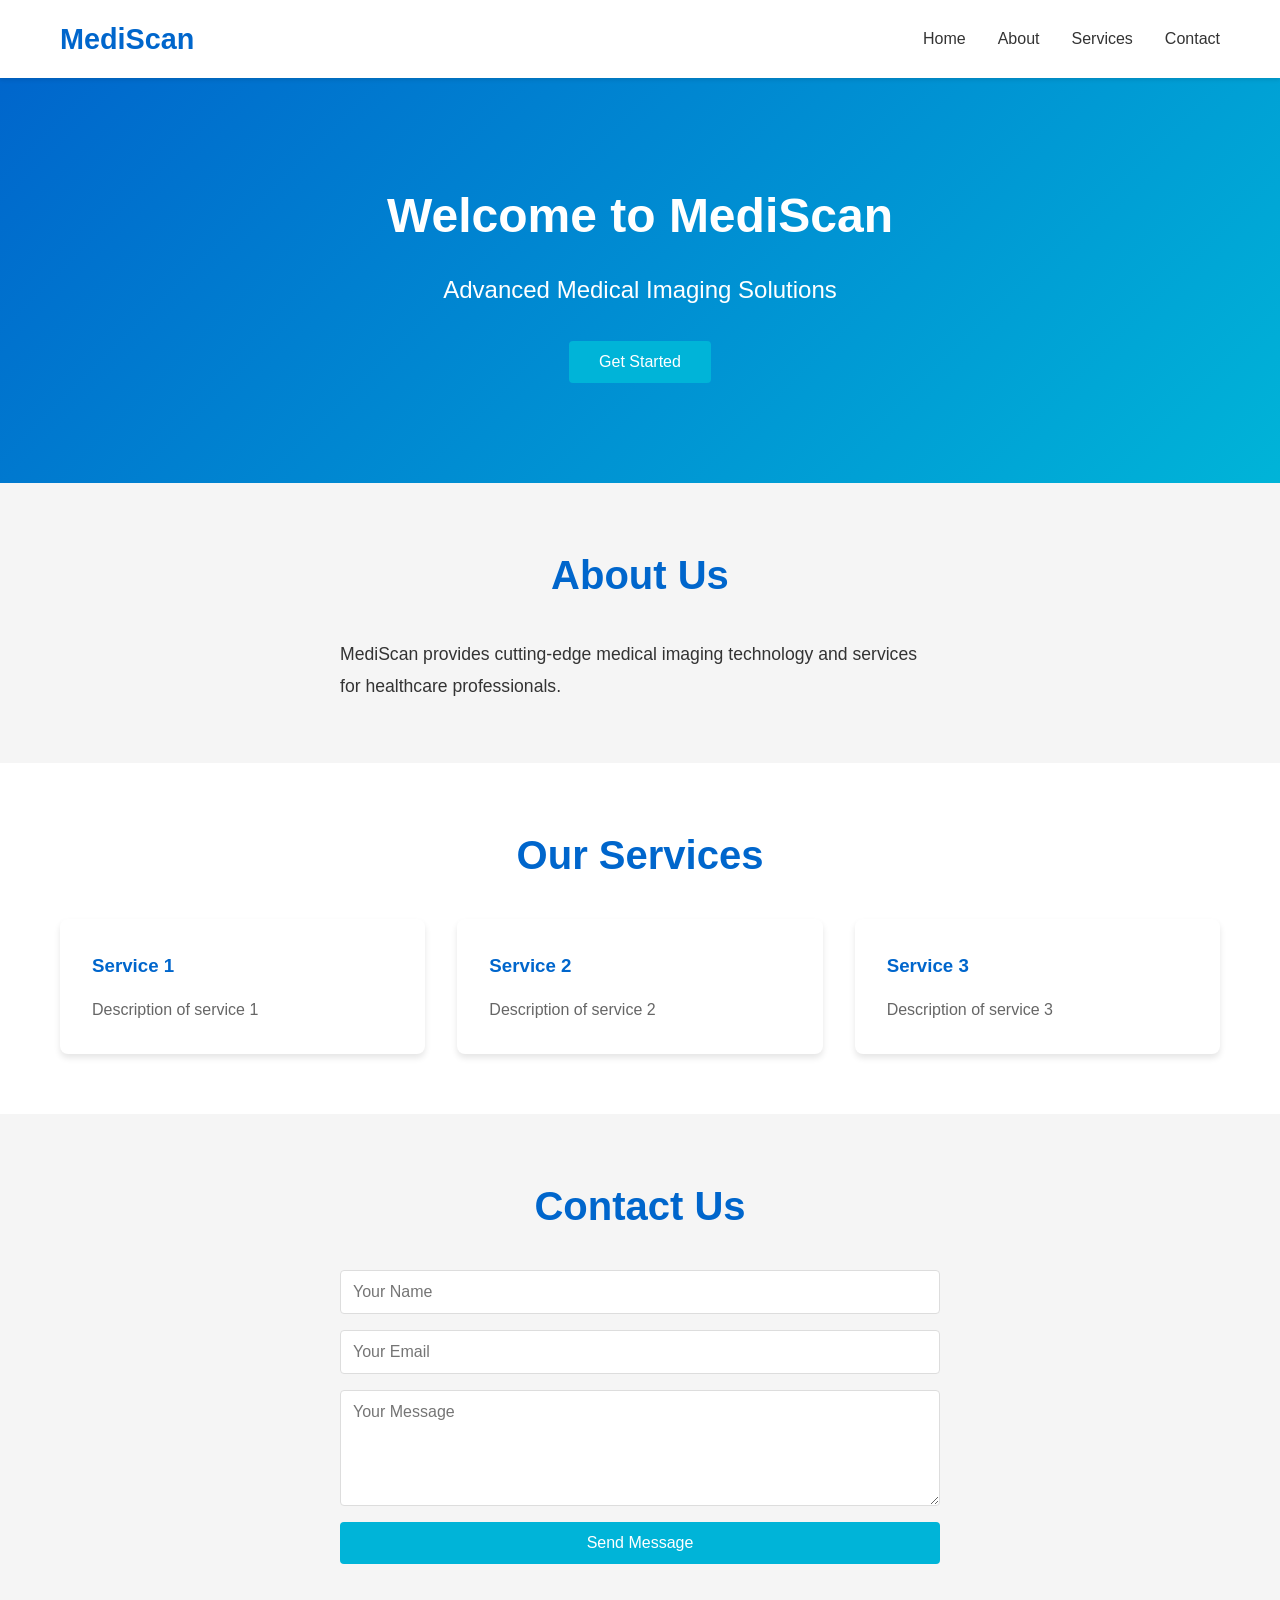
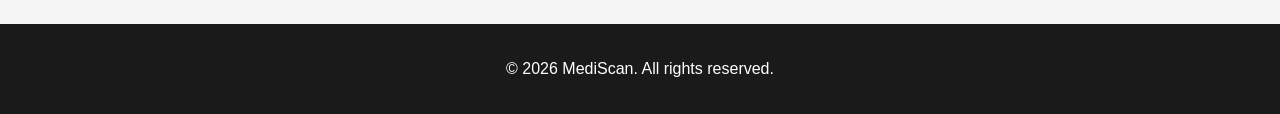
<file: medscan-ui/html/index.html>
<!DOCTYPE html>
<html lang="en">
<head>
    <meta charset="UTF-8">
    <meta name="viewport" content="width=device-width, initial-scale=1.0">
    <title>MediScan - Medical Imaging Solutions</title>
    <link rel="stylesheet" href="../css/style.css">
</head>
<body>
    <header>
        <nav class="navbar">
            <div class="container">
                <div class="logo">MediScan</div>
                <ul class="nav-links">
                    <li><a href="#home">Home</a></li>
                    <li><a href="#about">About</a></li>
                    <li><a href="#services">Services</a></li>
                    <li><a href="#contact">Contact</a></li>
                </ul>
            </div>
        </nav>
    </header>

    <main>
        <section id="home" class="hero">
            <div class="container">
                <h1>Welcome to MediScan</h1>
                <p>Advanced Medical Imaging Solutions</p>
                <button class="cta-button">Get Started</button>
            </div>
        </section>

        <section id="about" class="about">
            <div class="container">
                <h2>About Us</h2>
                <p>MediScan provides cutting-edge medical imaging technology and services for healthcare professionals.</p>
            </div>
        </section>

        <section id="services" class="services">
            <div class="container">
                <h2>Our Services</h2>
                <div class="services-grid">
                    <div class="service-card">
                        <h3>Service 1</h3>
                        <p>Description of service 1</p>
                    </div>
                    <div class="service-card">
                        <h3>Service 2</h3>
                        <p>Description of service 2</p>
                    </div>
                    <div class="service-card">
                        <h3>Service 3</h3>
                        <p>Description of service 3</p>
                    </div>
                </div>
            </div>
        </section>

        <section id="contact" class="contact">
            <div class="container">
                <h2>Contact Us</h2>
                <form class="contact-form">
                    <input type="text" placeholder="Your Name" required>
                    <input type="email" placeholder="Your Email" required>
                    <textarea placeholder="Your Message" rows="5" required></textarea>
                    <button type="submit" class="submit-button">Send Message</button>
                </form>
            </div>
        </section>
    </main>

    <footer>
        <div class="container">
            <p>&copy; 2026 MediScan. All rights reserved.</p>
        </div>
    </footer>

    <script src="../js/script.js"></script>
</body>
</html>
</file>
<file: medscan-ui/css/style.css>
* {
    margin: 0;
    padding: 0;
    box-sizing: border-box;
}

:root {
    --primary-color: #0066cc;
    --secondary-color: #00b4d8;
    --dark-color: #1a1a1a;
    --light-color: #f5f5f5;
    --text-color: #333;
}

body {
    font-family: 'Segoe UI', Tahoma, Geneva, Verdana, sans-serif;
    line-height: 1.6;
    color: var(--text-color);
}

.container {
    max-width: 1200px;
    margin: 0 auto;
    padding: 0 20px;
}

/* Header & Navigation */
header {
    background-color: white;
    box-shadow: 0 2px 4px rgba(0, 0, 0, 0.1);
    position: sticky;
    top: 0;
    z-index: 100;
}

.navbar {
    padding: 1rem 0;
}

.navbar .container {
    display: flex;
    justify-content: space-between;
    align-items: center;
}

.logo {
    font-size: 1.8rem;
    font-weight: bold;
    color: var(--primary-color);
}

.nav-links {
    display: flex;
    list-style: none;
    gap: 2rem;
}

.nav-links a {
    text-decoration: none;
    color: var(--text-color);
    transition: color 0.3s ease;
}

.nav-links a:hover {
    color: var(--primary-color);
}

/* Hero Section */
.hero {
    background: linear-gradient(135deg, var(--primary-color), var(--secondary-color));
    color: white;
    padding: 100px 0;
    text-align: center;
}

.hero h1 {
    font-size: 3rem;
    margin-bottom: 1rem;
}

.hero p {
    font-size: 1.5rem;
    margin-bottom: 2rem;
}

/* Buttons */
.cta-button,
.submit-button {
    background-color: var(--secondary-color);
    color: white;
    padding: 12px 30px;
    border: none;
    border-radius: 4px;
    font-size: 1rem;
    cursor: pointer;
    transition: background-color 0.3s ease;
}

.cta-button:hover,
.submit-button:hover {
    background-color: var(--primary-color);
}

/* Sections */
section {
    padding: 60px 0;
}

section h2 {
    font-size: 2.5rem;
    margin-bottom: 2rem;
    text-align: center;
    color: var(--primary-color);
}

/* About Section */
.about {
    background-color: var(--light-color);
}

.about p {
    font-size: 1.1rem;
    line-height: 1.8;
    max-width: 600px;
    margin: 0 auto;
}

/* Services Section */
.services-grid {
    display: grid;
    grid-template-columns: repeat(auto-fit, minmax(300px, 1fr));
    gap: 2rem;
    margin-top: 2rem;
}

.service-card {
    background: white;
    padding: 2rem;
    border-radius: 8px;
    box-shadow: 0 4px 6px rgba(0, 0, 0, 0.1);
    transition: transform 0.3s ease, box-shadow 0.3s ease;
}

.service-card:hover {
    transform: translateY(-5px);
    box-shadow: 0 8px 12px rgba(0, 0, 0, 0.15);
}

.service-card h3 {
    color: var(--primary-color);
    margin-bottom: 1rem;
}

.service-card p {
    color: #666;
}

/* Contact Section */
.contact {
    background-color: var(--light-color);
}

.contact-form {
    max-width: 600px;
    margin: 0 auto;
    display: flex;
    flex-direction: column;
    gap: 1rem;
}

.contact-form input,
.contact-form textarea {
    padding: 12px;
    border: 1px solid #ddd;
    border-radius: 4px;
    font-family: inherit;
    font-size: 1rem;
}

.contact-form input:focus,
.contact-form textarea:focus {
    outline: none;
    border-color: var(--primary-color);
    box-shadow: 0 0 0 3px rgba(0, 102, 204, 0.1);
}

/* Footer */
footer {
    background-color: var(--dark-color);
    color: white;
    text-align: center;
    padding: 2rem 0;
}

/* Responsive */
@media (max-width: 768px) {
    .nav-links {
        gap: 1rem;
    }

    .hero h1 {
        font-size: 2rem;
    }

    .hero p {
        font-size: 1.2rem;
    }

    section h2 {
        font-size: 2rem;
    }

    .services-grid {
        gap: 1rem;
    }
}
</file>
